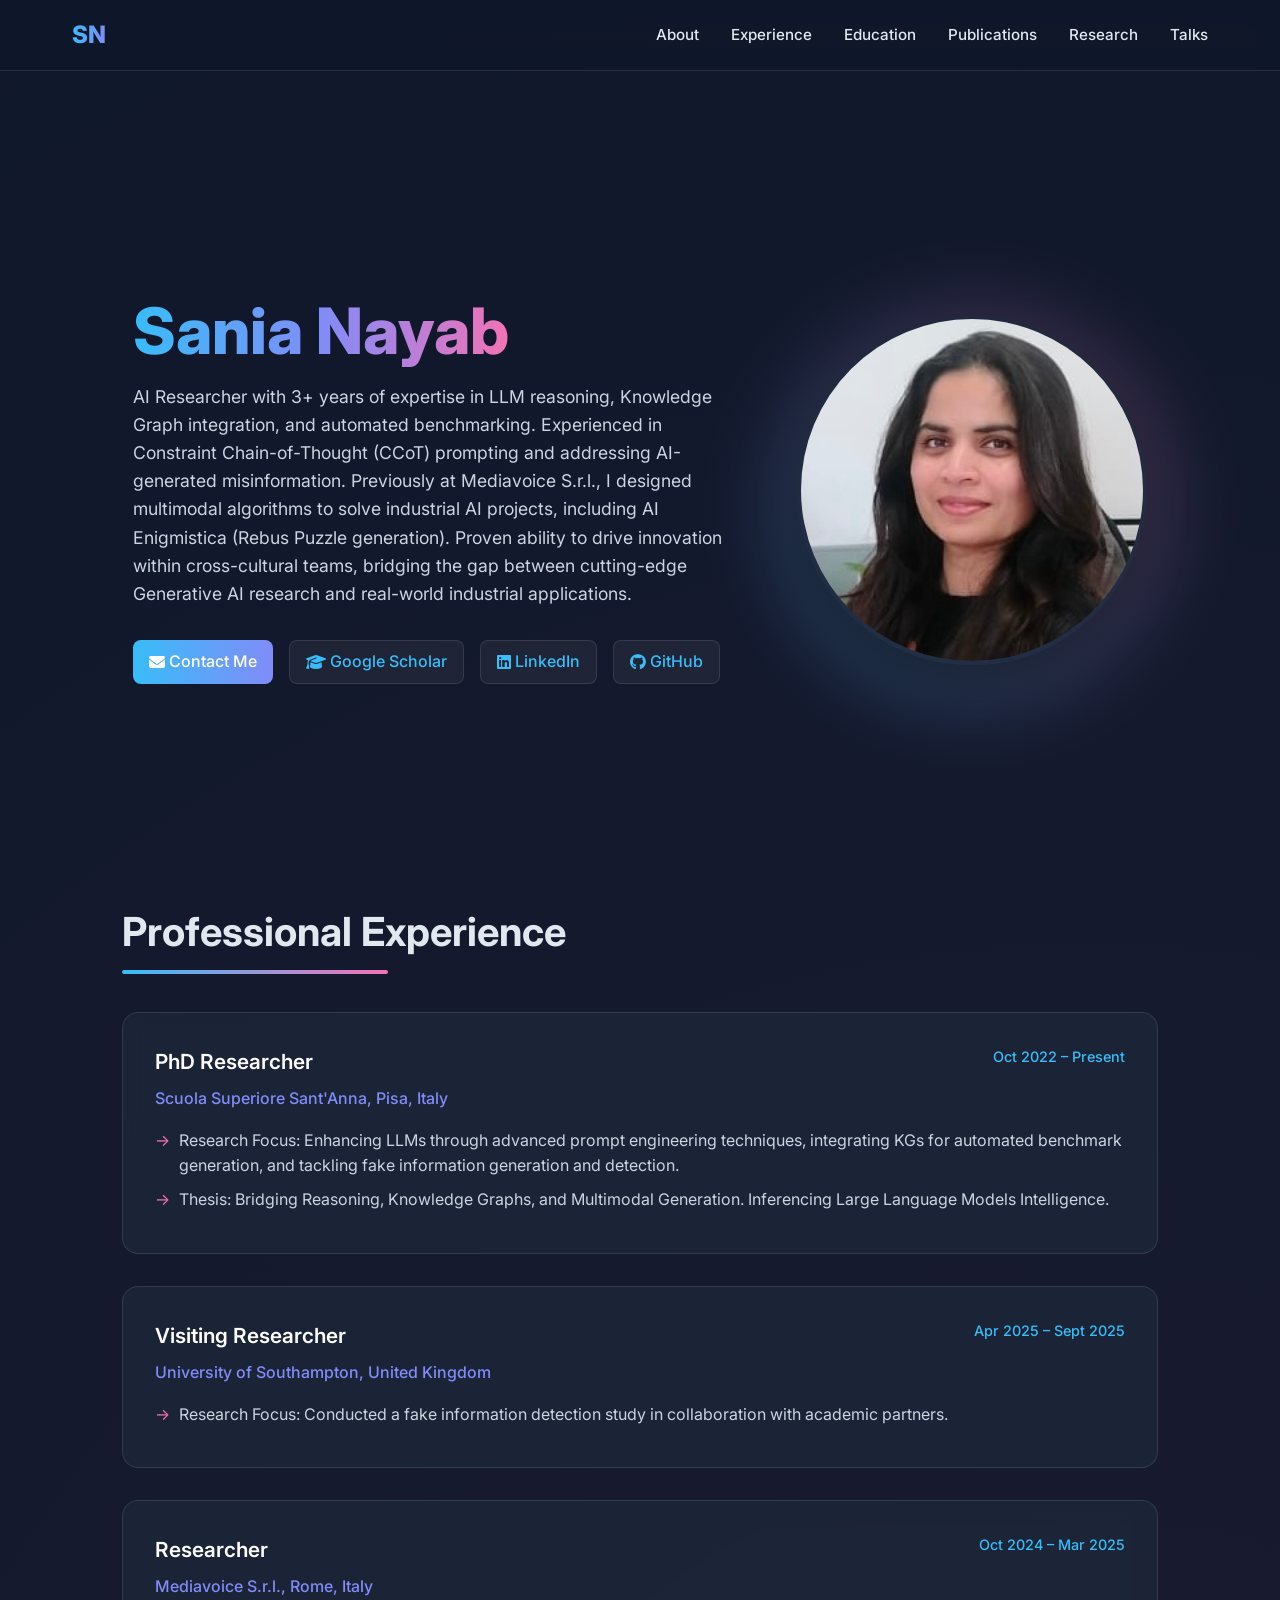
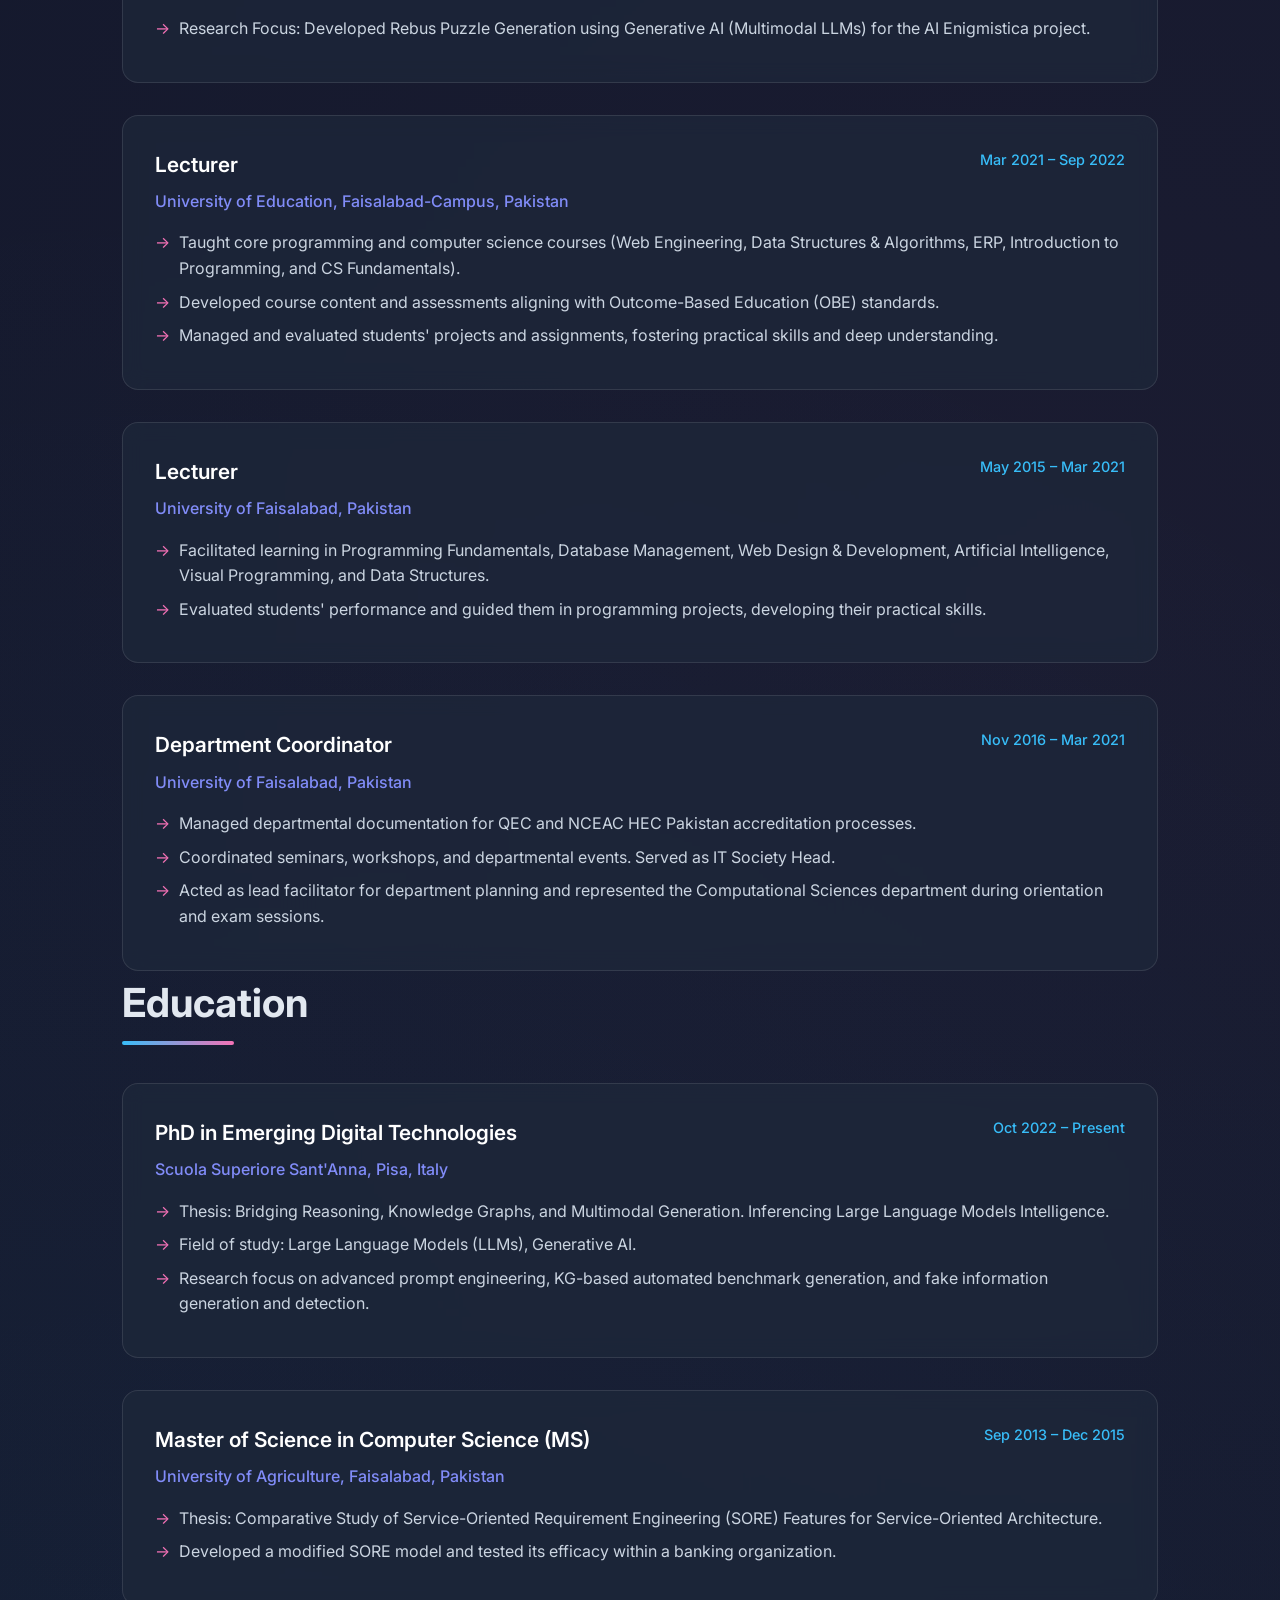
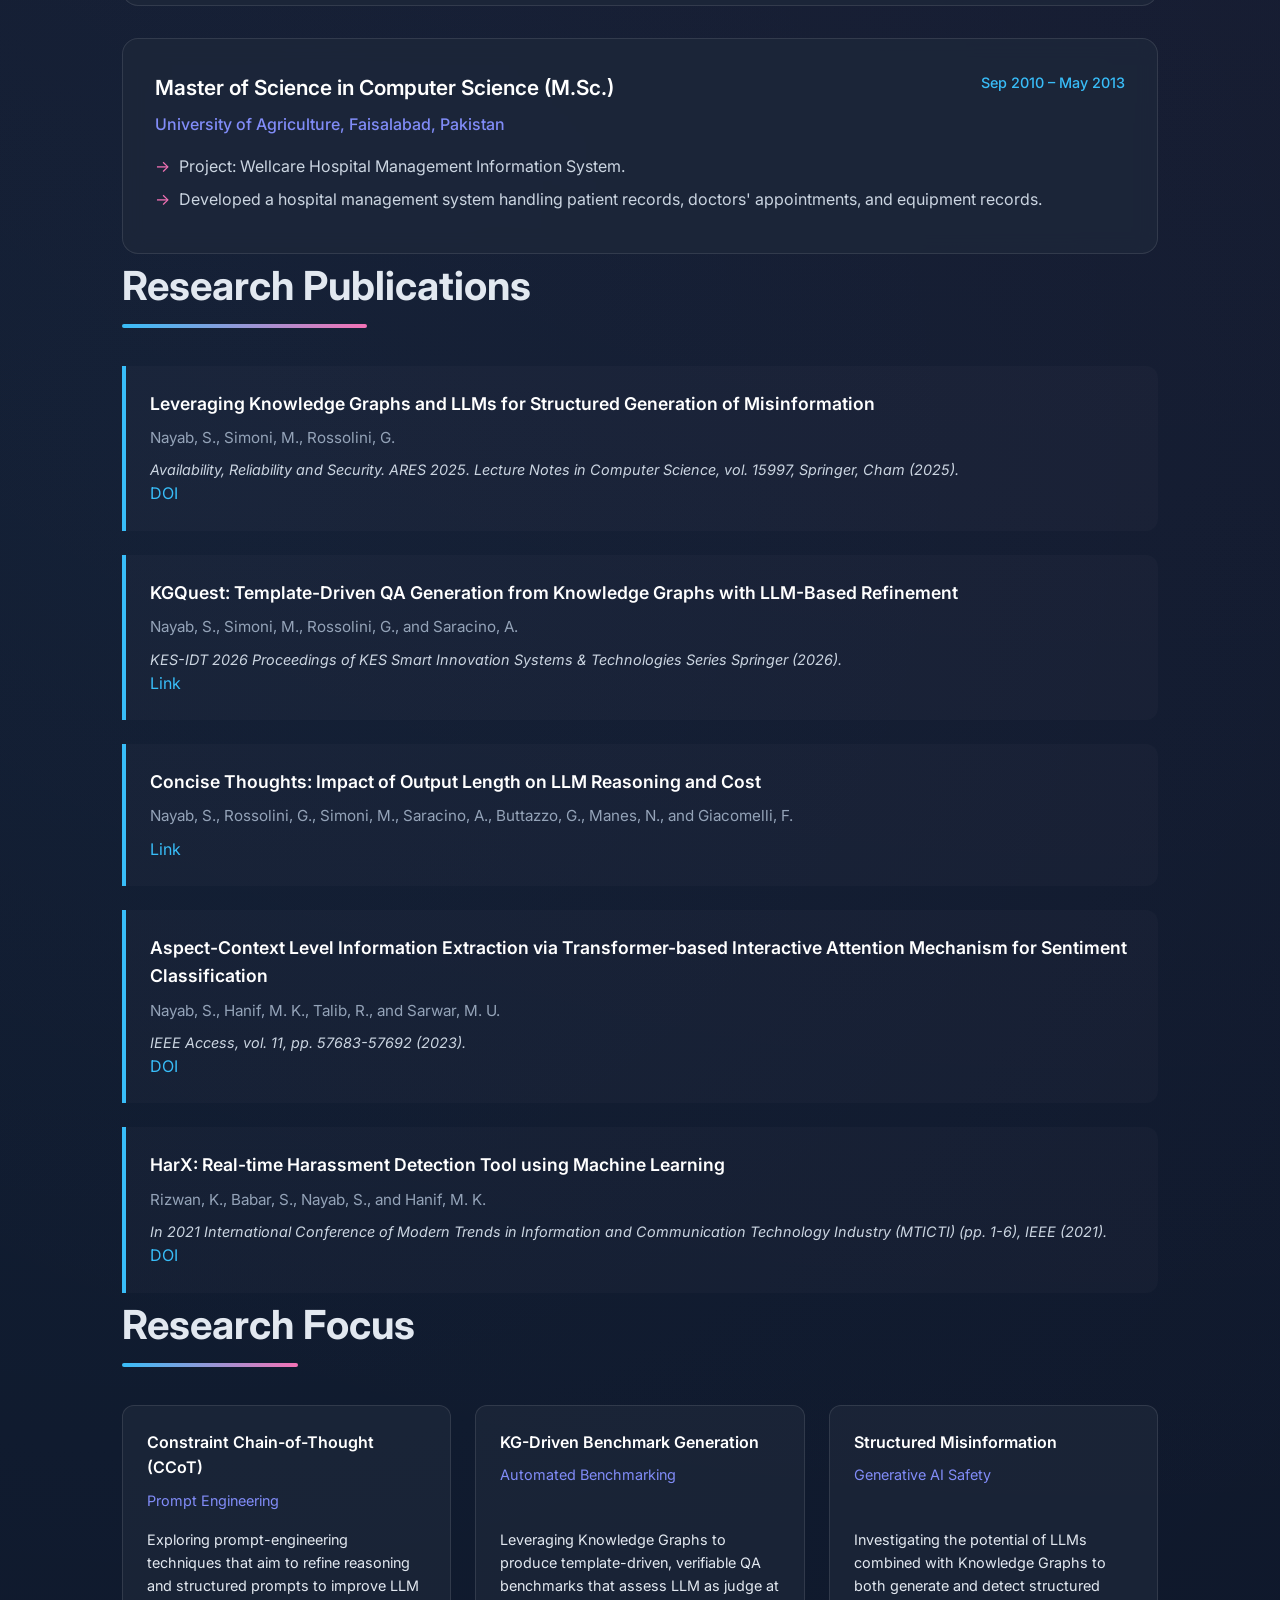
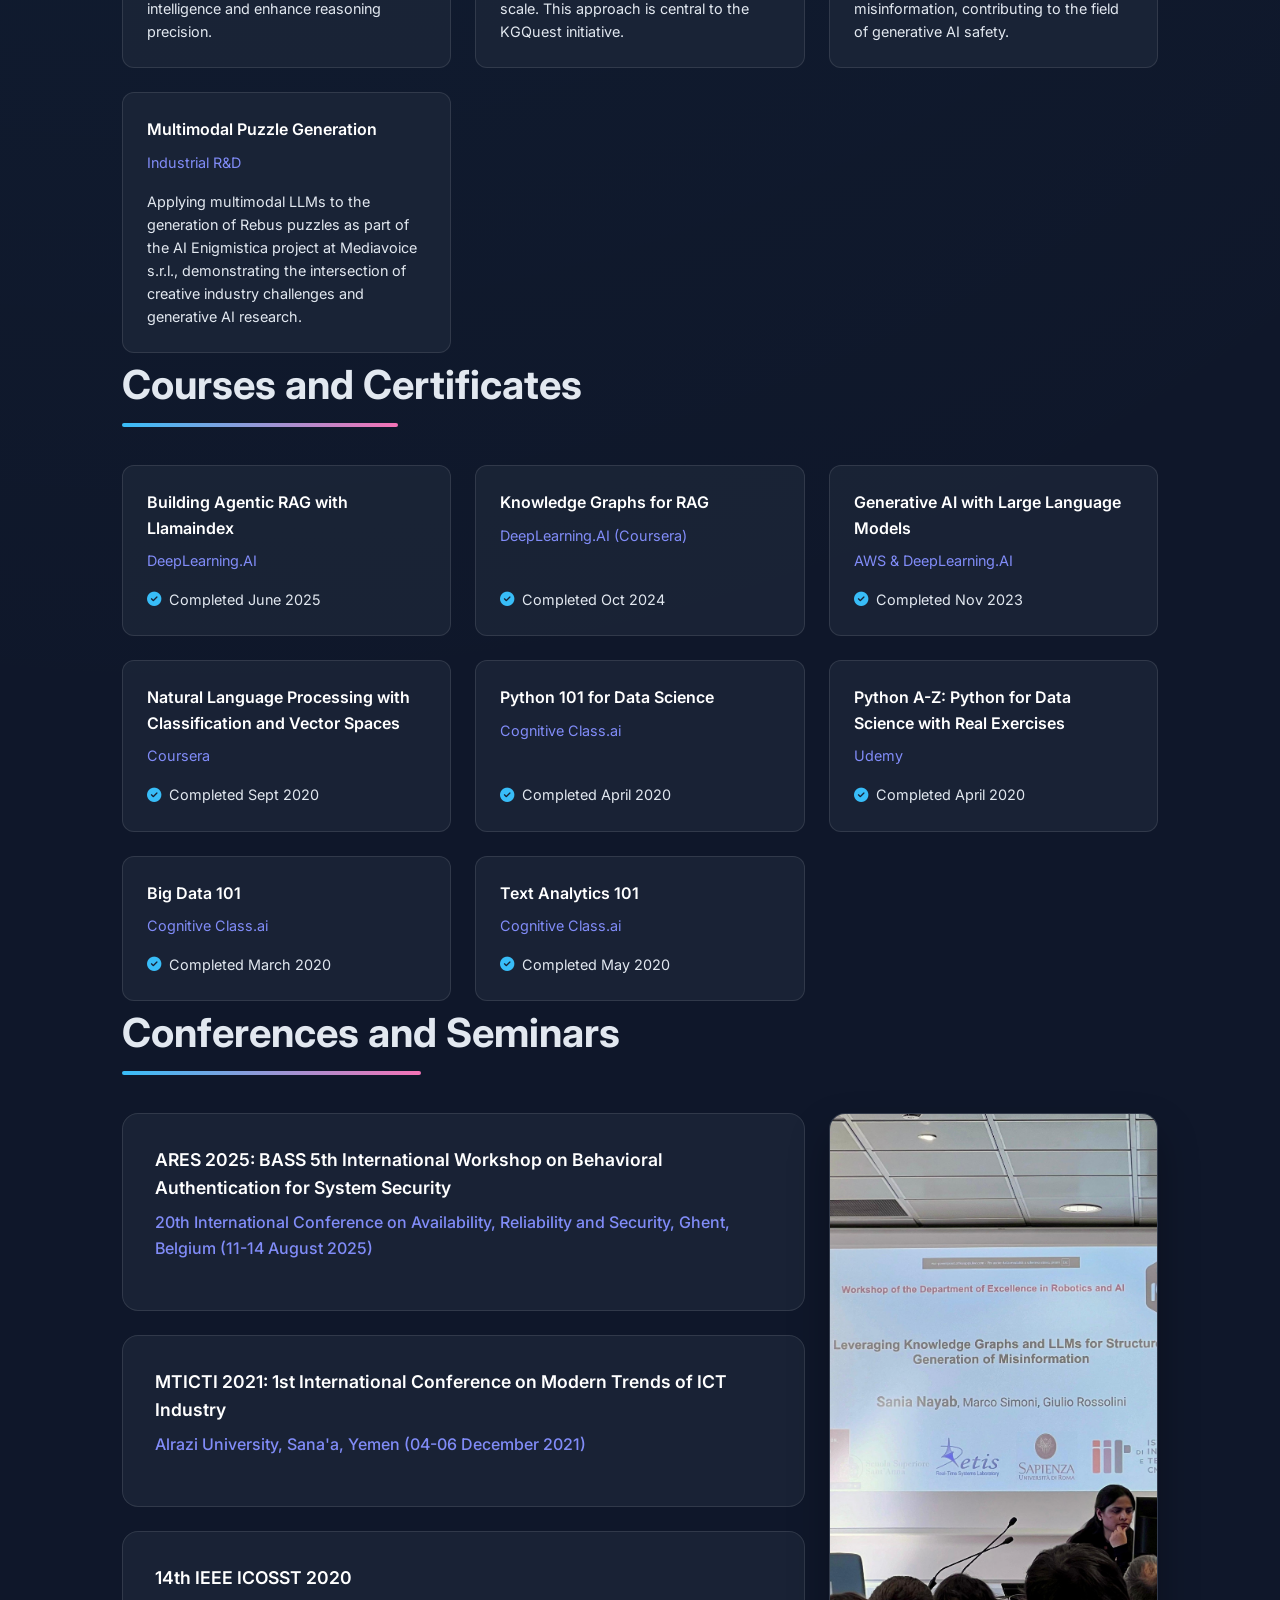
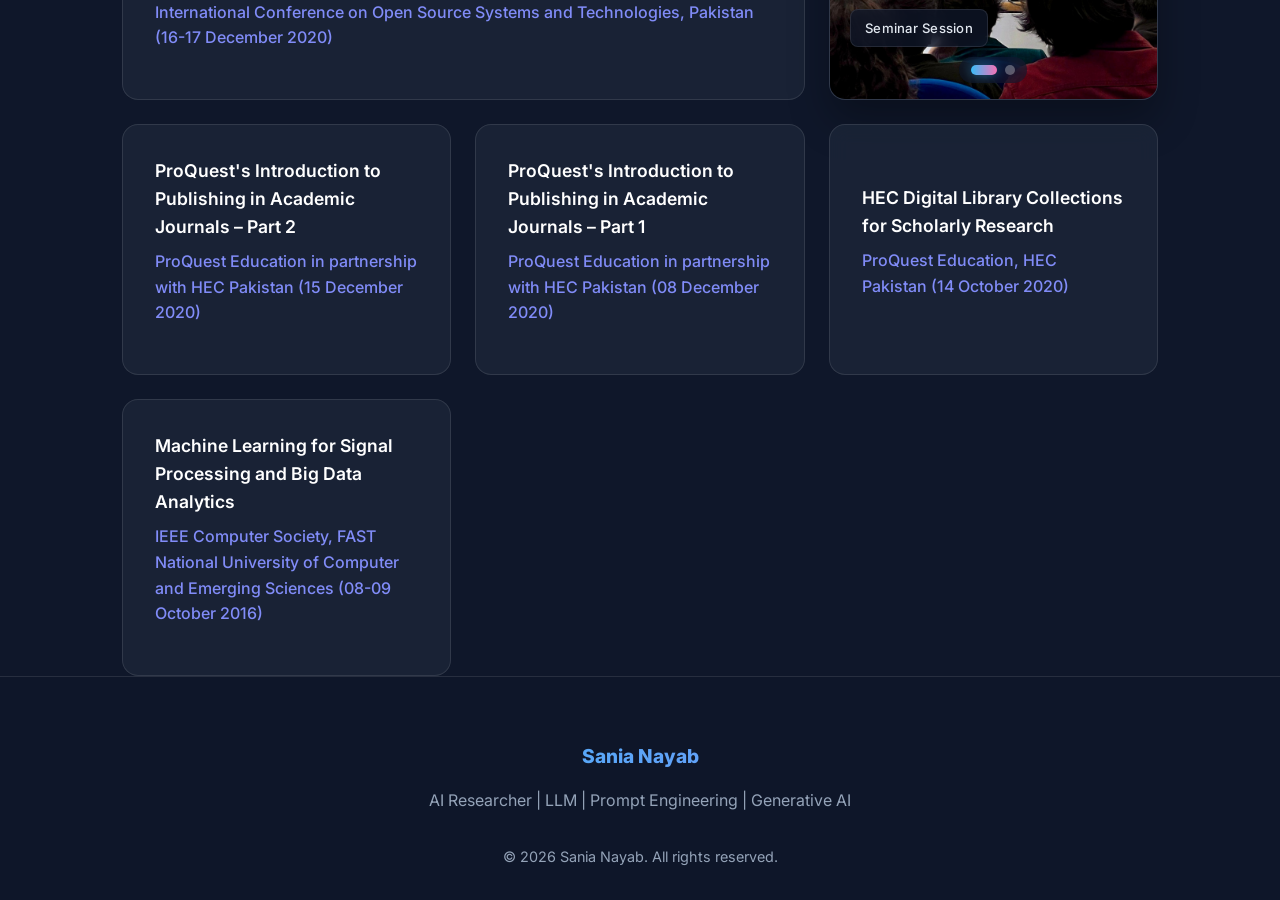
<file: index.html>
<!DOCTYPE html>
<html lang="en">
<head>
    <meta charset="UTF-8">
    <meta name="viewport" content="width=device-width, initial-scale=1.0">
    <title>Sania Nayab - AI Researcher</title>
    <meta name="description" content="Portfolio of Sania Nayab, AI Researcher specializing in Large Langugae Models (LLMs) reasoning, Knowledge Graph integration, and prompt engineering.">
    <link rel="preconnect" href="https://fonts.googleapis.com">
    <link rel="preconnect" href="https://fonts.gstatic.com" crossorigin>
    <link href="https://fonts.googleapis.com/css2?family=Inter:wght@300;400;500;600;700;800&display=swap" rel="stylesheet">
    <link rel="stylesheet" href="style.css">
    <!-- Load icons -->
    <link rel="stylesheet" href="https://cdnjs.cloudflare.com/ajax/libs/font-awesome/6.4.0/css/all.min.css">
</head>
<body>
    <nav class="glass-nav">
        <div class="nav-container">
            <div class="logo">SN</div>
            <ul class="nav-links">
                <li><a href="#about">About</a></li>
                <li><a href="#experience">Experience</a></li>
                <li><a href="#education">Education</a></li>
                <li><a href="#publications">Publications</a></li>
                <li><a href="#research">Research</a></li>
                <li><a href="#talks">Talks</a></li>
                <!-- <li><a href="#contact">Contact</a></li> --> 
            </ul>
        </div>
    </nav>

    <header id="about">
        <div class="container hero-content">
            <div class="hero-text">
                <h1><span class="gradient-text">Sania Nayab</span></h1>
                <!-- <h2>AI Researcher in LLMs & Generative AI</h2> -->
                <p>
                    AI Researcher with 3+ years of expertise in LLM reasoning, Knowledge Graph integration, and automated benchmarking. Experienced in Constraint Chain-of-Thought (CCoT) prompting and addressing AI-generated misinformation. Previously at Mediavoice S.r.l., I designed multimodal algorithms to solve industrial AI projects, including AI Enigmistica (Rebus Puzzle generation). Proven ability to drive innovation within cross-cultural teams, bridging the gap between cutting-edge Generative AI research and real-world industrial applications.                </p>
                <div class="social-links">
                    <a href="mailto:sania.nayab@hotmail.com" class="primary-btn">
                        <i class="fas fa-envelope"></i> Contact Me
                    </a>
                    <a href="https://scholar.google.com/citations?user=gsLBbOUAAAAJ&hl=en&oi=sra" target="_blank">
                        <i class="fas fa-graduation-cap"></i> Google Scholar
                    </a>
                    <a href="https://www.linkedin.com/in/sanianayab" target="_blank">
                        <i class="fab fa-linkedin"></i> LinkedIn
                    </a>
                    <a href="https://github.com/sanianayab" target="_blank">
                        <i class="fab fa-github"></i> GitHub
                    </a>
                </div>
            </div>
            <div class="hero-img">
                <img src="../images/sn2.png" alt="Sania Nayab Profile Picture">
            </div>
        </div>
    </header>

    <section id="experience" class="container">
        <h2 class="section-title">Professional Experience</h2>
        <div class="timeline">
            <div class="timeline-item">
                <div class="timeline-date">Oct 2022 – Present</div>
                <h3 class="timeline-title">PhD Researcher</h3>
                <div class="timeline-subtitle">Scuola Superiore Sant'Anna, Pisa, Italy</div>
                <div class="timeline-content">
                    <ul>
                        <li>Research Focus: Enhancing LLMs through advanced prompt engineering techniques, integrating KGs for automated benchmark generation, and tackling fake information generation and detection.</li>
                        <li>Thesis: Bridging Reasoning, Knowledge Graphs, and Multimodal Generation. Inferencing Large Language Models Intelligence.</li>
                    </ul>
                </div>
            </div>

            <div class="timeline-item">
                <div class="timeline-date">Apr 2025 – Sept 2025</div>
                <h3 class="timeline-title">Visiting Researcher</h3>
                <div class="timeline-subtitle">University of Southampton, United Kingdom</div>
                <div class="timeline-content">
                    <ul>
                        <li>Research Focus: Conducted a fake information detection study in collaboration with academic partners.</li>
                    </ul>
                </div>
            </div>

            <div class="timeline-item">
                <div class="timeline-date">Oct 2024 – Mar 2025</div>
                <h3 class="timeline-title">Researcher</h3>
                <div class="timeline-subtitle">Mediavoice S.r.l., Rome, Italy</div>
                <div class="timeline-content">
                    <ul>
                        <li>Research Focus: Developed Rebus Puzzle Generation using Generative AI (Multimodal LLMs) for the AI Enigmistica project.</li>
                    </ul>
                </div>
            </div>

            <div class="timeline-item">
                <div class="timeline-date">Mar 2021 – Sep 2022</div>
                <h3 class="timeline-title">Lecturer</h3>
                <div class="timeline-subtitle">University of Education, Faisalabad-Campus, Pakistan</div>
                <div class="timeline-content">
                    <ul>
                        <li>Taught core programming and computer science courses (Web Engineering, Data Structures & Algorithms, ERP, Introduction to Programming, and CS Fundamentals).</li>
                        <li>Developed course content and assessments aligning with Outcome-Based Education (OBE) standards.</li>
                        <li>Managed and evaluated students' projects and assignments, fostering practical skills and deep understanding.</li>
                    </ul>
                </div>
            </div>

            <div class="timeline-item">
                <div class="timeline-date">May 2015 – Mar 2021</div>
                <h3 class="timeline-title">Lecturer</h3>
                <div class="timeline-subtitle">University of Faisalabad, Pakistan</div>
                <div class="timeline-content">
                    <ul>
                        <li>Facilitated learning in Programming Fundamentals, Database Management, Web Design & Development, Artificial Intelligence, Visual Programming, and Data Structures.</li>
                        <li>Evaluated students' performance and guided them in programming projects, developing their practical skills.</li>
                    </ul>
                </div>
            </div>

            <div class="timeline-item">
                <div class="timeline-date">Nov 2016 – Mar 2021</div>
                <h3 class="timeline-title">Department Coordinator</h3>
                <div class="timeline-subtitle">University of Faisalabad, Pakistan</div>
                <div class="timeline-content">
                    <ul>
                        <li>Managed departmental documentation for QEC and NCEAC HEC Pakistan accreditation processes.</li>
                        <li>Coordinated seminars, workshops, and departmental events. Served as IT Society Head.</li>
                        <li>Acted as lead facilitator for department planning and represented the Computational Sciences department during orientation and exam sessions.</li>
                    </ul>
                </div>
            </div>
        </div>
    </section>

    <section id="education" class="container">
        <h2 class="section-title">Education</h2>
        <div class="timeline">
            <div class="timeline-item">
                <div class="timeline-date">Oct 2022 – Present</div>
                <h3 class="timeline-title">PhD in Emerging Digital Technologies</h3>
                <div class="timeline-subtitle">Scuola Superiore Sant'Anna, Pisa, Italy</div>
                <div class="timeline-content">
                    <ul>
                        <li>Thesis: Bridging Reasoning, Knowledge Graphs, and Multimodal Generation. Inferencing Large Language Models Intelligence.</li>
                        <li>Field of study: Large Language Models (LLMs), Generative AI.</li>
                        <li>Research focus on advanced prompt engineering, KG-based automated benchmark generation, and fake information generation and detection.</li>
                    </ul>
                </div>
            </div>

            <div class="timeline-item">
                <div class="timeline-date">Sep 2013 – Dec 2015</div>
                <h3 class="timeline-title">Master of Science in Computer Science (MS)</h3>
                <div class="timeline-subtitle">University of Agriculture, Faisalabad, Pakistan</div>
                <div class="timeline-content">
                    <ul>
                        <li>Thesis: Comparative Study of Service-Oriented Requirement Engineering (SORE) Features for Service-Oriented Architecture.</li>
                        <li>Developed a modified SORE model and tested its efficacy within a banking organization.</li>
                    </ul>
                </div>
            </div>

            <div class="timeline-item">
                <div class="timeline-date">Sep 2010 – May 2013</div>
                <h3 class="timeline-title">Master of Science in Computer Science (M.Sc.)</h3>
                <div class="timeline-subtitle">University of Agriculture, Faisalabad, Pakistan</div>
                <div class="timeline-content">
                    <ul>
                        <li>Project: Wellcare Hospital Management Information System.</li>
                        <li>Developed a hospital management system handling patient records, doctors' appointments, and equipment records.</li>
                    </ul>
                </div>
            </div>
        </div>
    </section>

    <section id="publications" class="container">
        <h2 class="section-title">Research Publications</h2>
        <div class="pub-list">
            <div class="pub-card">
                <div class="pub-title">Leveraging Knowledge Graphs and LLMs for Structured Generation of Misinformation</div>
                <div class="pub-authors">Nayab, S., Simoni, M., Rossolini, G.</div>
                <div class="pub-venue">Availability, Reliability and Security. ARES 2025. Lecture Notes in Computer Science, vol. 15997, Springer, Cham (2025).</div>
                <div class="pub-arxiv">
                     <a href="https://doi.org/10.1007/978-3-032-00639-4_19" target="_blank">DOI</a>
                </div> 
            </div>
            <div class="pub-card">
                <div class="pub-title">KGQuest: Template-Driven QA Generation from Knowledge Graphs with LLM-Based Refinement</div>
                <div class="pub-authors">Nayab, S., Simoni, M., Rossolini, G., and Saracino, A.</div>
                <div class="pub-venue">KES-IDT 2026 Proceedings of KES Smart Innovation Systems & Technologies Series Springer (2026).</div>
                <div class="pub-arxiv">
                    <!-- <em>arXiv preprint arXiv:2511.11258.</em> -->
                     <a href="https://doi.org/10.48550/arXiv.2511.11258" target="_blank">Link</a>
                </div> 
            </div>
            <div class="pub-card">
                <div class="pub-title">Concise Thoughts: Impact of Output Length on LLM Reasoning and Cost</div>
                <div class="pub-authors">Nayab, S., Rossolini, G., Simoni, M., Saracino, A., Buttazzo, G., Manes, N., and Giacomelli, F.</div>
                <!-- <div class="pub-venue"> Information Sciences Journal</div> -->
                <div class="pub-arxiv">
                    <!-- <em>arXiv preprint arXiv:2407.19825</em> -->
                     <a href="https://arxiv.org/abs/2407.19825" target="_blank">Link</a>
                </div> 
            </div>
            <div class="pub-card">
                <div class="pub-title">Aspect-Context Level Information Extraction via Transformer-based Interactive Attention Mechanism for Sentiment Classification</div>
                <div class="pub-authors">Nayab, S., Hanif, M. K., Talib, R., and Sarwar, M. U.</div>
                <div class="pub-venue">IEEE Access, vol. 11, pp. 57683-57692 (2023).</div>
                <div class="pub-arxiv">
                     <a href="https://doi.org/10.1109/ACCESS.2023.3279396" target="_blank">DOI</a>
                </div> 
            </div>
            <div class="pub-card">
                <div class="pub-title">HarX: Real-time Harassment Detection Tool using Machine Learning</div>
                <div class="pub-authors">Rizwan, K., Babar, S., Nayab, S., and Hanif, M. K.</div>
                <div class="pub-venue">In 2021 International Conference of Modern Trends in Information and Communication Technology Industry (MTICTI) (pp. 1-6), IEEE (2021).</div>
                <div class="pub-arxiv">
                    <a href="https://doi.org/10.1109/MTICTI53925.2021.9664755" target="_blank">DOI</a>
               </div> 
            </div>
        </div>
    </section>

    <section id="research" class="container">
        <h2 class="section-title">Research Focus</h2>
        <div class="cert-grid">
            <div class="cert-card">
                <div class="cert-title">Constraint Chain-of-Thought (CCoT)</div>
                <div class="cert-issuer">Prompt Engineering</div>
                <span class="cert-link">Exploring prompt-engineering techniques that aim to refine reasoning and structured prompts to improve LLM intelligence and enhance reasoning precision.</span>
            </div>
            <div class="cert-card">
                <div class="cert-title">KG-Driven Benchmark Generation</div>
                <div class="cert-issuer">Automated Benchmarking</div>
                <span class="cert-link">Leveraging Knowledge Graphs to produce template-driven, verifiable QA benchmarks that assess LLM as judge at scale. This approach is central to the KGQuest initiative.</span>
            </div>
            <div class="cert-card">
                <div class="cert-title">Structured Misinformation</div>
                <div class="cert-issuer">Generative AI Safety</div>
                <span class="cert-link">Investigating the potential of LLMs combined with Knowledge Graphs to both generate and detect structured misinformation, contributing to the field of generative AI safety.</span>
            </div>
            <div class="cert-card">
                <div class="cert-title">Multimodal Puzzle Generation</div>
                <div class="cert-issuer">Industrial R&D</div>
                <span class="cert-link">Applying multimodal LLMs to the generation of Rebus puzzles as part of the AI Enigmistica project at Mediavoice s.r.l., demonstrating the intersection of creative industry challenges and generative AI research.</span>
            </div>
        </div>
    </section>

    <section id="certifications" class="container">
        <h2 class="section-title">Courses and Certificates</h2>
        <div class="cert-grid">
            <div class="cert-card">
                <div class="cert-title">Building Agentic RAG with Llamaindex</div>
                <div class="cert-issuer">DeepLearning.AI</div>
                <span class="cert-link"><i class="fas fa-check-circle" style="color: var(--primary)"></i> Completed June 2025</span>
            </div>
            <div class="cert-card">
                <div class="cert-title">Knowledge Graphs for RAG</div>
                <div class="cert-issuer">DeepLearning.AI (Coursera)</div>
                <span class="cert-link"><i class="fas fa-check-circle" style="color: var(--primary)"></i> Completed Oct 2024</span>
            </div>
            <div class="cert-card">
                <div class="cert-title">Generative AI with Large Language Models</div>
                <div class="cert-issuer">AWS & DeepLearning.AI</div>
                <span class="cert-link"><i class="fas fa-check-circle" style="color: var(--primary)"></i> Completed Nov 2023</span>
            </div>
            <div class="cert-card">
                <div class="cert-title">Natural Language Processing with Classification and Vector Spaces</div>
                <div class="cert-issuer">Coursera</div>
                <span class="cert-link"><i class="fas fa-check-circle" style="color: var(--primary)"></i> Completed Sept 2020</span>
            </div>
            <div class="cert-card">
                <div class="cert-title">Python 101 for Data Science</div>
                <div class="cert-issuer">Cognitive Class.ai</div>
                <span class="cert-link"><i class="fas fa-check-circle" style="color: var(--primary)"></i> Completed April 2020</span>
            </div>
            <div class="cert-card">
                <div class="cert-title">Python A-Z: Python for Data Science with Real Exercises</div>
                <div class="cert-issuer">Udemy</div>
                <span class="cert-link"><i class="fas fa-check-circle" style="color: var(--primary)"></i> Completed April 2020</span>
            </div>
            <div class="cert-card">
                <div class="cert-title">Big Data 101</div>
                <div class="cert-issuer">Cognitive Class.ai</div>
                <span class="cert-link"><i class="fas fa-check-circle" style="color: var(--primary)"></i> Completed March 2020</span>
            </div>
             <div class="cert-card">
                <div class="cert-title">Text Analytics 101</div>
                <div class="cert-issuer">Cognitive Class.ai</div>
                <span class="cert-link"><i class="fas fa-check-circle" style="color: var(--primary)"></i> Completed May 2020</span>
            </div>
        </div>
    </section>


    <section id="talks" class="container">
        <h2 class="section-title">Conferences and Seminars</h2>
        <div class="talks-layout">
            <!-- Left column: talks 1, 2, 3 stacked -->
            <div class="timeline-item talk-1" style="grid-area: t1;">
                <h3 class="timeline-title" style="font-size: 1.1rem">ARES 2025: BASS 5th International Workshop on Behavioral Authentication for System Security</h3>
                <div class="timeline-subtitle">20th International Conference on Availability, Reliability and Security, Ghent, Belgium (11-14 August 2025)</div>
            </div>
            <div class="timeline-item talk-2" style="grid-area: t2;">
                <h3 class="timeline-title" style="font-size: 1.1rem">MTICTI 2021: 1st International Conference on Modern Trends of ICT Industry</h3>
                <div class="timeline-subtitle">Alrazi University, Sana'a, Yemen (04-06 December 2021)</div>
            </div>
            <div class="timeline-item talk-3" style="grid-area: t3;">
                <h3 class="timeline-title" style="font-size: 1.1rem">14th IEEE ICOSST 2020</h3>
                <div class="timeline-subtitle">International Conference on Open Source Systems and Technologies, Pakistan (16-17 December 2020)</div>
            </div>

            <!-- Carousel spans rows 1-3 on the right -->
            <div class="talk-img-container" style="grid-area: carousel;">
                <div class="talk-carousel">
                    <div class="carousel-slide active">
                        <img src="../images/talks_conferences_1ai.jpeg" alt="Academic seminar">
                        <div class="carousel-caption">Seminar Session</div>
                    </div>
                    <!--<div class="carousel-slide">
                        <img src="../images/talks_conferences1.jpeg" alt="Conference presentation">
                        <div class="carousel-caption">ARES 2025 · Ghent, Belgium</div>
                    </div> -->
                    <div class="carousel-slide">
                        <img src="../images/talks_conferences3.jpeg" alt="Academic seminar">
                        <div class="carousel-caption">ARES 2025 · Ghent, Belgium</div>
                    </div>
                    <div class="carousel-dots">
                        <button class="carousel-dot active" data-slide="0" aria-label="Slide 1"></button>
                        <button class="carousel-dot" data-slide="1" aria-label="Slide 2"></button>
                        <!--<button class="carousel-dot" data-slide="2" aria-label="Slide 3"></button> -->
                    </div>
                </div>
            </div>

            <!-- Middle row: talks 4, 5, 6 side-by-side -->
            <div class="timeline-item talk-4" style="grid-area: t4;">
                <h3 class="timeline-title" style="font-size: 1.1rem">ProQuest's Introduction to Publishing in Academic Journals – Part 2</h3>
                <div class="timeline-subtitle">ProQuest Education in partnership with HEC Pakistan (15 December 2020)</div>
            </div>
            <div class="timeline-item talk-5" style="grid-area: t5;">
                <h3 class="timeline-title" style="font-size: 1.1rem">ProQuest's Introduction to Publishing in Academic Journals – Part 1</h3>
                <div class="timeline-subtitle">ProQuest Education in partnership with HEC Pakistan (08 December 2020)</div>
            </div>
            <div class="timeline-item talk-6" style="grid-area: t6;">
                <h3 class="timeline-title" style="font-size: 1.1rem">HEC Digital Library Collections for Scholarly Research</h3>
                <div class="timeline-subtitle">ProQuest Education, HEC Pakistan (14 October 2020)</div>
            </div>

            <!-- Bottom row: talk 7 alone on the left -->
            <div class="timeline-item talk-7" style="grid-area: t7;">
                <h3 class="timeline-title" style="font-size: 1.1rem">Machine Learning for Signal Processing and Big Data Analytics</h3>
                <div class="timeline-subtitle">IEEE Computer Society, FAST National University of Computer and Emerging Sciences (08-09 October 2016)</div>
            </div>
        </div>
    </section>

   
    <!-- <section id="contact" class="container">
        <h2 class="section-title">Contact</h2>
        <p>
            Open to research collaborations, PhD exchanges, industry GenAI projects, and speaking invitations on LLM reasoning, Knowledge Graphs, and AI safety.
        </p>
        <div class="social-links" style="margin-top: 2rem">
            <a href="mailto:sania.nayab@hotmail.com" class="primary-btn">
                <i class="fas fa-envelope"></i> sania.nayab@hotmail.com
            </a>
            <a href="https://www.linkedin.com/in/sanianayab" target="_blank">
                <i class="fab fa-linkedin"></i> /in/sanianayab
            </a>
            <a href="https://github.com/sanianayab" target="_blank">
                <i class="fab fa-github"></i> @sanianayab
            </a>
        </div>
    </section> -->

    <footer>
        <div class="container footer-content">
            <div class="logo" style="margin-bottom: 1rem; font-size: 1.2rem;">Sania Nayab</div>
            <p class="footer-text">AI Researcher | LLM | Prompt Engineering | Generative AI</p>
        </div>
        <div class="footer-text" style="font-size: 0.9rem;">
            &copy; <span id="yr"></span> Sania Nayab. All rights reserved.
        </div>
    </footer>

    <script>
        // Set current year
        document.getElementById('yr').textContent = new Date().getFullYear();

        // Simple smooth scrolling for nav links
        document.querySelectorAll('a[href^="#"]').forEach(anchor => {
            anchor.addEventListener('click', function (e) {
                e.preventDefault();
                document.querySelector(this.getAttribute('href')).scrollIntoView({
                    behavior: 'smooth'
                });
            });
        });

        // Talks carousels — vertical slide, auto-rotate, hover-pause
        (function initCarousels() {
            const carousels = document.querySelectorAll('.talk-carousel');
            carousels.forEach(carousel => {
                const slides = carousel.querySelectorAll('.carousel-slide');
                const dots = carousel.querySelectorAll('.carousel-dot');
                if (!slides.length) return;

                let current = 0;
                let timer = null;
                const INTERVAL = 4000;

                function showSlide(idx) {
                    slides.forEach((s, i) => s.classList.toggle('active', i === idx));
                    dots.forEach((d, i) => d.classList.toggle('active', i === idx));
                    current = idx;
                }

                function next() { showSlide((current + 1) % slides.length); }
                function start() { stop(); timer = setInterval(next, INTERVAL); }
                function stop() { if (timer) { clearInterval(timer); timer = null; } }

                dots.forEach((d, i) => {
                    d.addEventListener('click', () => { showSlide(i); start(); });
                });

                carousel.addEventListener('mouseenter', stop);
                carousel.addEventListener('mouseleave', start);

                start();
            });
        })();
    </script>
</body>
</html>
</file>
<file: style.css>
:root {
  --bg-color: #0f172a;
  --text-color: #e2e8f0;
  --primary: #38bdf8;
  --secondary: #818cf8;
  --accent: #f472b6;
  --bg-card: rgba(30, 41, 59, 0.7);
  --bg-card-hover: rgba(30, 41, 59, 1);
  --border-color: rgba(255, 255, 255, 0.1);
  --glass-bg: rgba(15, 23, 42, 0.7);
}

* {
  margin: 0;
  padding: 0;
  box-sizing: border-box;
}

body {
  font-family: 'Inter', system-ui, -apple-system, sans-serif;
  background-color: var(--bg-color);
  color: var(--text-color);
  line-height: 1.6;
  position: relative;
  background-image: 
    radial-gradient(circle at 15% 50%, rgba(56, 189, 248, 0.05) 0%, transparent 50%),
    radial-gradient(circle at 85% 30%, rgba(244, 114, 182, 0.05) 0%, transparent 50%);
}

a {
  color: var(--primary);
  text-decoration: none;
  transition: all 0.3s ease;
}

a:hover {
  color: var(--accent);
}

.glass-nav {
  position: fixed;
  top: 0;
  width: 100%;
  background: var(--glass-bg);
  backdrop-filter: blur(12px);
  -webkit-backdrop-filter: blur(12px);
  border-bottom: 1px solid var(--border-color);
  z-index: 1000;
  padding: 1rem 0;
}

.nav-container {
  max-width: 1200px;
  margin: 0 auto;
  display: flex;
  justify-content: space-between;
  align-items: center;
  padding: 0 2rem;
}

.logo {
  font-size: 1.5rem;
  font-weight: 800;
  background: linear-gradient(to right, var(--primary), var(--secondary));
  -webkit-background-clip: text;
  -webkit-text-fill-color: transparent;
}

.nav-links {
  display: flex;
  list-style: none;
  gap: 2rem;
}

.nav-links a {
  color: var(--text-color);
  font-weight: 500;
  font-size: 0.95rem;
  position: relative;
}

.nav-links a::after {
  content: '';
  position: absolute;
  width: 0;
  height: 2px;
  bottom: -4px;
  left: 0;
  background: linear-gradient(to right, var(--primary), var(--secondary));
  transition: width 0.3s ease;
}

.nav-links a:hover::after {
  width: 100%;
}

.container {
  max-width: 1100px;
  margin: 0 auto;
  padding: 0 2rem;
}

header {
  min-height: 100vh;
  display: flex;
  align-items: center;
  padding-top: 80px;
}

.hero-content {
  display: flex;
  align-items: center;
  gap: 4rem;
}

.hero-text {
  flex: 3;
}

.hero-text h1 {
  font-size: 4rem;
  line-height: 1.1;
  margin-bottom: 1rem;
  font-weight: 800;
}

.gradient-text {
  background: linear-gradient(to right, var(--primary), var(--secondary), var(--accent));
  -webkit-background-clip: text;
  -webkit-text-fill-color: transparent;
  display: inline-block;
}

.hero-text h2 {
  font-size: 1.5rem;
  font-weight: 400;
  color: #94a3b8;
  margin-bottom: 1.5rem;
}

.hero-text p {
  font-size: 1.1rem;
  color: #cbd5e1;
  margin-bottom: 2rem;
  max-width: 600px;
}

.social-links {
  display: flex;
  gap: 1rem;
  flex-wrap: wrap;
}

.social-links a {
  display: flex;
  align-items: center;
  gap: 0.25rem;
  padding: 0.50rem 1rem;
  border-radius: 8px;
  background: rgba(255, 255, 255, 0.05);
  border: 1px solid var(--border-color);
  font-weight: 500;
  transition: all 0.3s ease;
}

.social-links a.primary-btn {
  background: linear-gradient(to right, var(--primary), var(--secondary));
  border: none;
  color: #fff;
}

.social-links a.primary-btn:hover {
  transform: translateY(-2px);
  box-shadow: 0 10px 20px rgba(56, 189, 248, 0.3);
}

.social-links a:not(.primary-btn):hover {
  background: rgba(255, 255, 255, 0.1);
  transform: translateY(-2px);
}

.hero-img {
  flex: 1;
  display: flex;
  justify-content: center;
  position: relative;
}

.hero-img::before {
  content: '';
  position: absolute;
  width: 110%;
  height: 110%;
  background: linear-gradient(45deg, var(--primary), var(--accent));
  border-radius: 50%;
  z-index: -1;
  filter: blur(40px);
  opacity: 0.3;
  animation: pulse 4s infinite alternate;
}

@keyframes pulse {
  0% { transform: scale(1); opacity: 0.2; }
  100% { transform: scale(1.05); opacity: 0.4; }
}

.hero-img img {
  width: 350px;
  height: 350px;
  object-fit: cover;
  border-radius: 50%;
  border: 4px solid var(--bg-card);
  box-shadow: 0 20px 40px rgba(0, 0, 0, 0.4);
}

section {
  padding: 6rem 0;
}

.section-title {
  font-size: 2.5rem;
  margin-bottom: 3rem;
  font-weight: 700;
  display: inline-block;
  position: relative;
}

.section-title::after {
  content: '';
  position: absolute;
  bottom: -10px;
  left: 0;
  width: 60%;
  height: 4px;
  background: linear-gradient(to right, var(--primary), var(--accent));
  border-radius: 2px;
}

/* Timeline / Experience */
.timeline {
  display: flex;
  flex-direction: column;
  gap: 2rem;
}

.timeline-item {
  background: var(--bg-card);
  border: 1px solid var(--border-color);
  padding: 2rem;
  border-radius: 16px;
  transition: all 0.3s ease;
  position: relative;
  backdrop-filter: blur(10px);
}

.timeline-item:hover {
  transform: translateY(-5px);
  background: var(--bg-card-hover);
  border-color: var(--secondary);
  box-shadow: 0 15px 30px rgba(0, 0, 0, 0.2);
}

.timeline-date {
  position: absolute;
  top: 2rem;
  right: 2rem;
  color: var(--primary);
  font-weight: 500;
  font-size: 0.9rem;
}

.timeline-title {
  font-size: 1.3rem;
  font-weight: 600;
  margin-bottom: 0.5rem;
  color: #fff;
}

.timeline-subtitle {
  color: var(--secondary);
  font-weight: 500;
  margin-bottom: 1rem;
}

.timeline-content ul {
  list-style-type: none;
}

.timeline-content li {
  margin-bottom: 0.5rem;
  padding-left: 1.5rem;
  position: relative;
  color: #cbd5e1;
}

.timeline-content li::before {
  content: '→';
  position: absolute;
  left: 0;
  color: var(--accent);
}

/* Publications */
.pub-list {
  display: grid;
  grid-template-columns: 1fr;
  gap: 1.5rem;
}

.pub-card {
  background: rgba(255, 255, 255, 0.02);
  border-left: 4px solid var(--primary);
  padding: 1.5rem;
  border-radius: 0 12px 12px 0;
  transition: all 0.3s ease;
}

.pub-card:hover {
  background: rgba(255, 255, 255, 0.05);
  border-left-color: var(--accent);
}

.pub-title {
  font-weight: 600;
  font-size: 1.1rem;
  margin-bottom: 0.5rem;
  color: #fff;
}

.pub-authors {
  color: #94a3b8;
  font-size: 0.95rem;
  margin-bottom: 0.5rem;
}

.pub-venue {
  color: #cbd5e1;
  font-style: italic;
  font-size: 0.9rem;
}

/* Talks */
/* Make sure the container is flexible */
.talks-grid {
  display: grid;
  grid-template-columns: 1fr 1fr;
  gap: 2rem;
  grid-template-rows: auto;
}

/* Modify the order of the image and text */
.talk-img-container {
  display: flex;
  flex-direction: column;
  order: 0; /* Ensure images appear at the top */
}

.talk-content {
  display: flex;
  flex-direction: column;
  order: 2; /* Make sure the content comes after images */
}

/* Certificates */
.cert-grid {
  display: grid;
  grid-template-columns: repeat(auto-fill, minmax(300px, 1fr));
  gap: 1.5rem;
}

.cert-card {
  background: var(--bg-card);
  border: 1px solid var(--border-color);
  padding: 1.5rem;
  border-radius: 12px;
  display: flex;
  flex-direction: column;
  transition: all 0.3s ease;
}

.cert-card:hover {
  transform: translateY(-5px);
  border-color: var(--primary);
}

.cert-title {
  font-weight: 600;
  color: #fff;
  margin-bottom: 0.5rem;
}

.cert-issuer {
  color: var(--secondary);
  font-size: 0.9rem;
  margin-bottom: 1rem;
  flex-grow: 1;
}

.cert-link {
  font-size: 0.9rem;
  display: inline-flex;
  align-items: center;
  gap: 0.5rem;
}

footer {
  background: rgba(15, 23, 42, 0.9);
  padding: 4rem 0 2rem;
  border-top: 1px solid var(--border-color);
  text-align: center;
}

.footer-content {
  margin-bottom: 2rem;
}

.footer-text {
  color: #94a3b8;
}

@media (max-width: 900px) {
  .hero-content {
    flex-direction: column-reverse;
    text-align: center;
  }
  
  .hero-text h1 {
    font-size: 3rem;
  }
  
  .social-links {
    justify-content: center;
  }
  
  .timeline-date {
    position: static;
    display: block;
    margin-bottom: 0.5rem;
  }

  .talks-grid {
    grid-template-columns: 1fr;
  }
}

/* =========================
   Talks Carousel
   Vertical slide-up transition with auto-rotate
   ========================= */
.talk-carousel {
  position: relative;
  width: 100%;
  height: 520px;
  border-radius: 16px;
  overflow: hidden;
  box-shadow: 0 20px 40px rgba(0, 0, 0, 0.3);
  background: var(--bg-card);
  border: 1px solid var(--border-color);
}

.carousel-slide {
  position: absolute;
  inset: 0;
  opacity: 0;
  transform: translateY(100%);
  transition: opacity 0.8s cubic-bezier(.25, .8, .25, 1),
              transform 0.8s cubic-bezier(.25, .8, .25, 1);
  z-index: 1;
}

.carousel-slide.active {
  opacity: 1;
  transform: translateY(0);
  z-index: 2;
}

.carousel-slide img {
  width: 100%;
  height: 100%;
  object-fit: cover;
  display: block;
}

.carousel-caption {
  position: absolute;
  left: 1.25rem;
  bottom: 3.25rem;
  padding: 0.45rem 0.9rem;
  background: rgba(15, 23, 42, 0.75);
  backdrop-filter: blur(8px);
  -webkit-backdrop-filter: blur(8px);
  border: 1px solid var(--border-color);
  border-radius: 8px;
  color: var(--text-color);
  font-size: 0.82rem;
  font-weight: 500;
  letter-spacing: 0.02em;
  z-index: 3;
}

.carousel-dots {
  position: absolute;
  bottom: 1rem;
  left: 50%;
  transform: translateX(-50%);
  display: flex;
  gap: 0.5rem;
  z-index: 4;
  padding: 0.5rem 0.75rem;
  background: rgba(15, 23, 42, 0.6);
  backdrop-filter: blur(8px);
  -webkit-backdrop-filter: blur(8px);
  border-radius: 999px;
}

.carousel-dot {
  width: 10px;
  height: 10px;
  border-radius: 50%;
  background: rgba(255, 255, 255, 0.3);
  border: none;
  cursor: pointer;
  padding: 0;
  transition: all 0.35s ease;
}

.carousel-dot:hover:not(.active) {
  background: rgba(255, 255, 255, 0.6);
}

.carousel-dot.active {
  width: 26px;
  border-radius: 6px;
  background: linear-gradient(to right, var(--primary), var(--accent));
  box-shadow: 0 0 12px rgba(56, 189, 248, 0.5);
}

@media (max-width: 900px) {
  .talk-carousel {
    height: 380px;
  }
  .carousel-caption {
    font-size: 0.75rem;
    left: 1rem;
    bottom: 3rem;
  }
}

/* =========================
   Talks Layout — sketch-based grid
   Rows 1-3: talks 1-3 stacked left, carousel spans all 3 rows on right
   Row 4: talks 4, 5, 6 side-by-side
   Row 5: talk 7 alone on the left
   ========================= */
.talks-layout {
  display: grid;
  grid-template-columns: 1fr 1fr 1fr;
  grid-template-rows: auto auto auto auto auto;
  grid-template-areas:
    "t1       t1       carousel"
    "t2       t2       carousel"
    "t3       t3       carousel"
    "t4       t5       t6"
    "t7       .        .";
  gap: 1.5rem;
  align-items: stretch;
}

/* Each timeline-item in this layout stretches to fill its grid cell,
   so stacked talks and the carousel visually line up. */
.talks-layout .timeline-item {
  margin: 0;
  height: 100%;
  display: flex;
  flex-direction: column;
  justify-content: center;
}

/* The carousel container fills its tall grid cell */
.talks-layout .talk-img-container {
  height: 100%;
  min-height: 520px;
}

.talks-layout .talk-img-container .talk-carousel {
  height: 100%;
  min-height: 520px;
}

/* Tablet: collapse to 2 columns, carousel below the stacked talks */
@media (max-width: 1024px) {
  .talks-layout {
    grid-template-columns: 1fr 1fr;
    grid-template-areas:
      "t1 carousel"
      "t2 carousel"
      "t3 carousel"
      "t4 t5"
      "t6 t7";
  }
}

/* Mobile: single column, everything stacks */
@media (max-width: 700px) {
  .talks-layout {
    grid-template-columns: 1fr;
    grid-template-areas:
      "t1"
      "t2"
      "t3"
      "carousel"
      "t4"
      "t5"
      "t6"
      "t7";
  }
  .talks-layout .talk-img-container,
  .talks-layout .talk-img-container .talk-carousel {
    min-height: 360px;
  }
}
</file>
